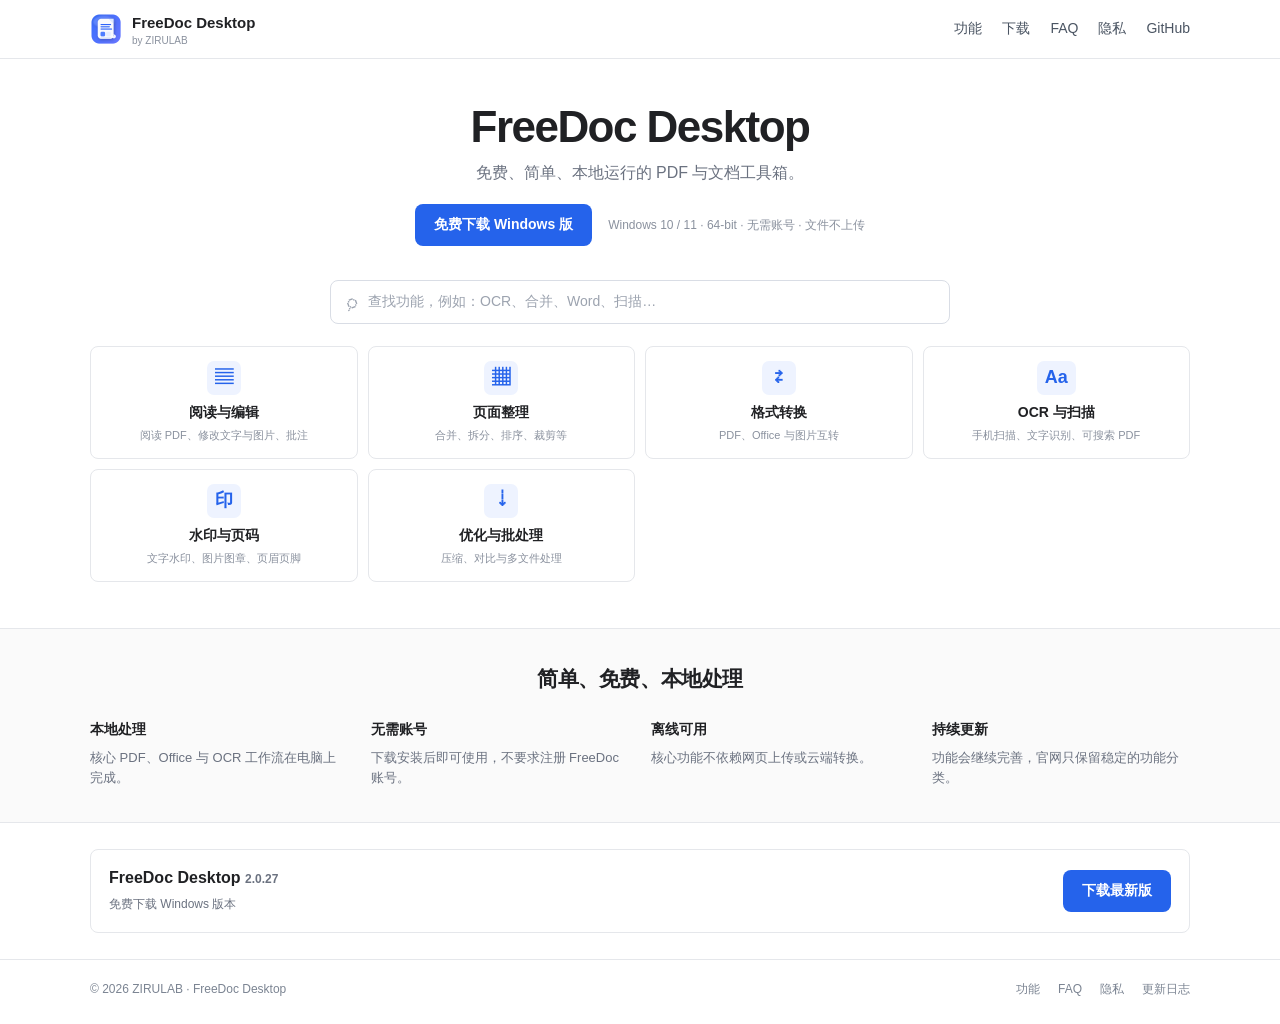
<file: index.html>
<!doctype html><html lang="zh-CN"><head><meta charset="utf-8"><meta name="viewport" content="width=device-width,initial-scale=1"><meta name="description" content="FreeDoc Desktop：免费、本地、离线的 Windows PDF 与 Office 工具箱。"><meta name="theme-color" content="#ffffff"><title>FreeDoc Desktop — 免费本地文档工具箱</title><link rel="icon" href="assets/img/logo.png"><link rel="stylesheet" href="assets/css/site.css"></head><body>
<nav class="nav"><div class="wrap nav-in"><a class="brand" href="./"><img src="assets/img/logo.png" alt="FreeDoc"><div>FreeDoc Desktop<small>by ZIRULAB</small></div></a><button class="menu-toggle" data-menu-toggle>菜单</button><div class="nav-links" data-mobile-menu><a href="#tools">功能</a><a href="download.html">下载</a><a href="faq.html">FAQ</a><a href="privacy.html">隐私</a><a data-release-url href="#">GitHub</a></div></div></nav>
<main>
<section class="simple-hero"><div class="wrap"><h1>FreeDoc Desktop</h1><p>免费、简单、本地运行的 PDF 与文档工具箱。</p><div class="hero-actions"><a class="btn primary" data-download-url href="#">免费下载 Windows 版</a><span>Windows 10 / 11 · 64-bit · 无需账号 · 文件不上传</span></div></div></section>
<section class="tools-section" id="tools"><div class="wrap"><div class="tool-search"><span>⌕</span><input id="toolSearch" type="search" placeholder="查找功能，例如：OCR、合并、Word、扫描…" aria-label="查找功能"></div><div class="tool-grid" id="toolGrid">
<a class="tool-card" href="features.html" data-tool="pdf 阅读 编辑 批注 文字 图片"><div class="tool-icon">▤</div><strong>阅读与编辑</strong><small>阅读 PDF、修改文字与图片、批注</small></a>
<a class="tool-card" href="features.html" data-tool="页面 合并 拆分 排序 删除 旋转 提取 裁剪"><div class="tool-icon">▦</div><strong>页面整理</strong><small>合并、拆分、排序、裁剪等</small></a>
<a class="tool-card" href="features.html" data-tool="office word excel powerpoint pdf 转换 图片"><div class="tool-icon">⇄</div><strong>格式转换</strong><small>PDF、Office 与图片互转</small></a>
<a class="tool-card" href="features.html" data-tool="ocr 扫描 手机扫描 识别 中文 日文 英文 表格"><div class="tool-icon">Aa</div><strong>OCR 与扫描</strong><small>手机扫描、文字识别、可搜索 PDF</small></a>
<a class="tool-card" href="features.html" data-tool="水印 图章 页码 页眉 页脚"><div class="tool-icon">印</div><strong>水印与页码</strong><small>文字水印、图片图章、页眉页脚</small></a>
<a class="tool-card" href="features.html" data-tool="压缩 对比 图片批处理 批量处理"><div class="tool-icon">⇣</div><strong>优化与批处理</strong><small>压缩、对比与多文件处理</small></a>
</div><p class="no-results" id="noResults" hidden>没有找到匹配的功能。</p></div></section>
<section class="info-section"><div class="wrap"><h2>简单、免费、本地处理</h2><div class="info-grid"><div><strong>本地处理</strong><p>核心 PDF、Office 与 OCR 工作流在电脑上完成。</p></div><div><strong>无需账号</strong><p>下载安装后即可使用，不要求注册 FreeDoc 账号。</p></div><div><strong>离线可用</strong><p>核心功能不依赖网页上传或云端转换。</p></div><div><strong>持续更新</strong><p>功能会继续完善，官网只保留稳定的功能分类。</p></div></div></div></section>
<section class="download-strip"><div class="wrap"><div><strong>FreeDoc Desktop <span data-version></span></strong><span>免费下载 Windows 版本</span></div><a class="btn primary" data-download-url href="#">下载最新版</a></div></section>
</main>
<footer class="footer"><div class="wrap footer-in"><div>© <span data-year></span> ZIRULAB · FreeDoc Desktop</div><div class="footer-links"><a href="features.html">功能</a><a href="faq.html">FAQ</a><a href="privacy.html">隐私</a><a href="changelog.html">更新日志</a></div></div></footer><script src="assets/js/config.js"></script><script src="assets/js/site.js"></script></body></html>
</file>
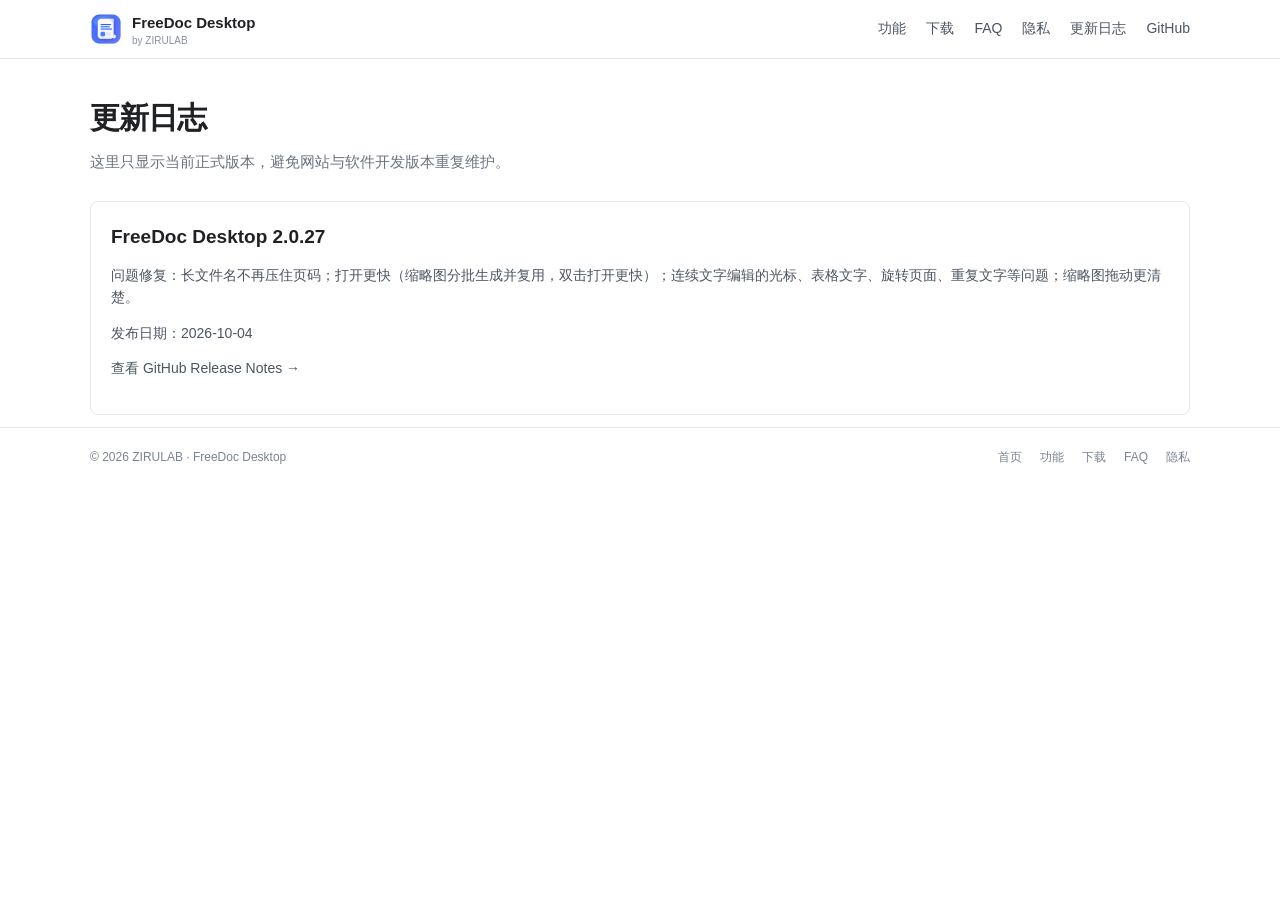
<file: changelog.html>
<!doctype html><html lang="zh-CN"><head><meta charset="utf-8"><meta name="viewport" content="width=device-width,initial-scale=1"><title>更新日志 — FreeDoc Desktop</title><link rel="icon" href="assets/img/logo.png"><link rel="stylesheet" href="assets/css/site.css"></head><body><nav class="nav"><div class="wrap nav-in"><a class="brand" href="./"><img src="assets/img/logo.png" alt="FreeDoc"><div>FreeDoc Desktop<small>by ZIRULAB</small></div></a><button class="menu-toggle" data-menu-toggle>菜单</button><div class="nav-links" data-mobile-menu><a href="features.html">功能</a><a href="download.html">下载</a><a href="faq.html">FAQ</a><a href="privacy.html">隐私</a><a href="changelog.html">更新日志</a><a data-release-url href="#">GitHub</a></div></div></nav><main class="wrap"><section class="page-hero"><div class="eyebrow">Changelog</div><h1>更新日志</h1><p>这里只显示当前正式版本，避免网站与软件开发版本重复维护。</p></section><div class="content-card"><h2>FreeDoc Desktop <span data-version></span></h2><p data-release-notes>持续改进阅读、编辑、转换与稳定性。</p><p class="version">发布日期：<span data-release-date></span></p><p><a data-release-url href="#">查看 GitHub Release Notes →</a></p></div></main><footer class="footer"><div class="wrap footer-in"><div>© <span data-year></span> ZIRULAB · FreeDoc Desktop</div><div class="footer-links"><a href="./">首页</a><a href="features.html">功能</a><a href="download.html">下载</a><a href="faq.html">FAQ</a><a href="privacy.html">隐私</a></div></div></footer><script src="assets/js/config.js"></script><script src="assets/js/site.js"></script></body></html>
</file>
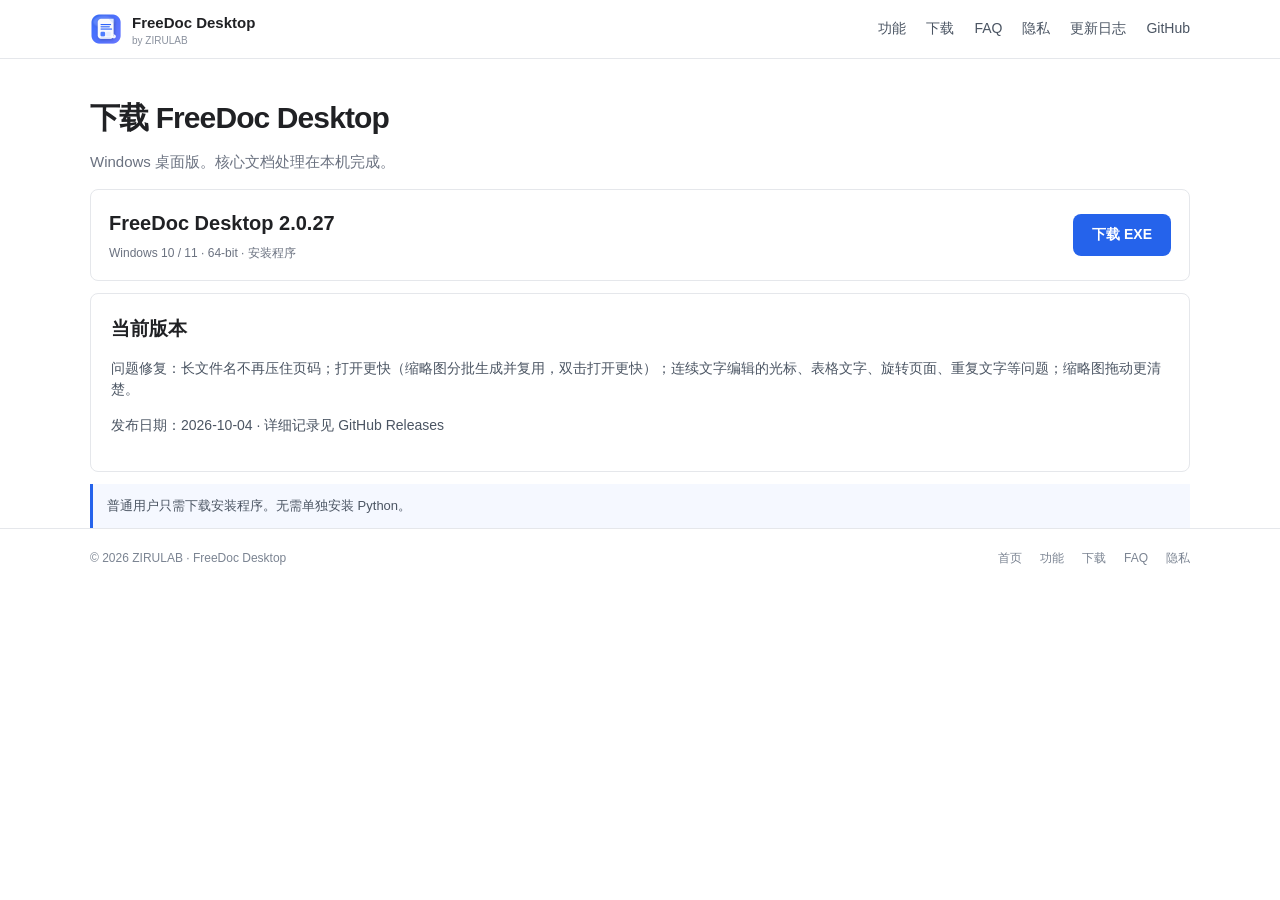
<file: download.html>
<!doctype html><html lang="zh-CN"><head><meta charset="utf-8"><meta name="viewport" content="width=device-width,initial-scale=1"><title>下载 FreeDoc Desktop</title><link rel="icon" href="assets/img/logo.png"><link rel="stylesheet" href="assets/css/site.css"></head><body><nav class="nav"><div class="wrap nav-in"><a class="brand" href="./"><img src="assets/img/logo.png" alt="FreeDoc"><div>FreeDoc Desktop<small>by ZIRULAB</small></div></a><button class="menu-toggle" data-menu-toggle>菜单</button><div class="nav-links" data-mobile-menu><a href="features.html">功能</a><a href="download.html">下载</a><a href="faq.html">FAQ</a><a href="privacy.html">隐私</a><a href="changelog.html">更新日志</a><a data-release-url href="#">GitHub</a></div></div></nav><main class="wrap"><section class="page-hero"><div class="eyebrow">Download</div><h1>下载 FreeDoc Desktop</h1><p>Windows 桌面版。核心文档处理在本机完成。</p></section><div class="download-box"><div><h2 style="margin:0 0 5px">FreeDoc Desktop <span data-version></span></h2><div class="version">Windows 10 / 11 · 64-bit · 安装程序</div></div><a class="btn primary" data-download-url href="#">下载 EXE</a></div><div class="content-card"><h2>当前版本</h2><p data-release-notes>持续改进阅读、编辑、转换与稳定性。</p><p class="version">发布日期：<span data-release-date></span> · 详细记录见 <a data-release-url href="#">GitHub Releases</a></p></div><div class="notice">普通用户只需下载安装程序。无需单独安装 Python。</div></main><footer class="footer"><div class="wrap footer-in"><div>© <span data-year></span> ZIRULAB · FreeDoc Desktop</div><div class="footer-links"><a href="./">首页</a><a href="features.html">功能</a><a href="download.html">下载</a><a href="faq.html">FAQ</a><a href="privacy.html">隐私</a></div></div></footer><script src="assets/js/config.js"></script><script src="assets/js/site.js"></script></body></html>
</file>
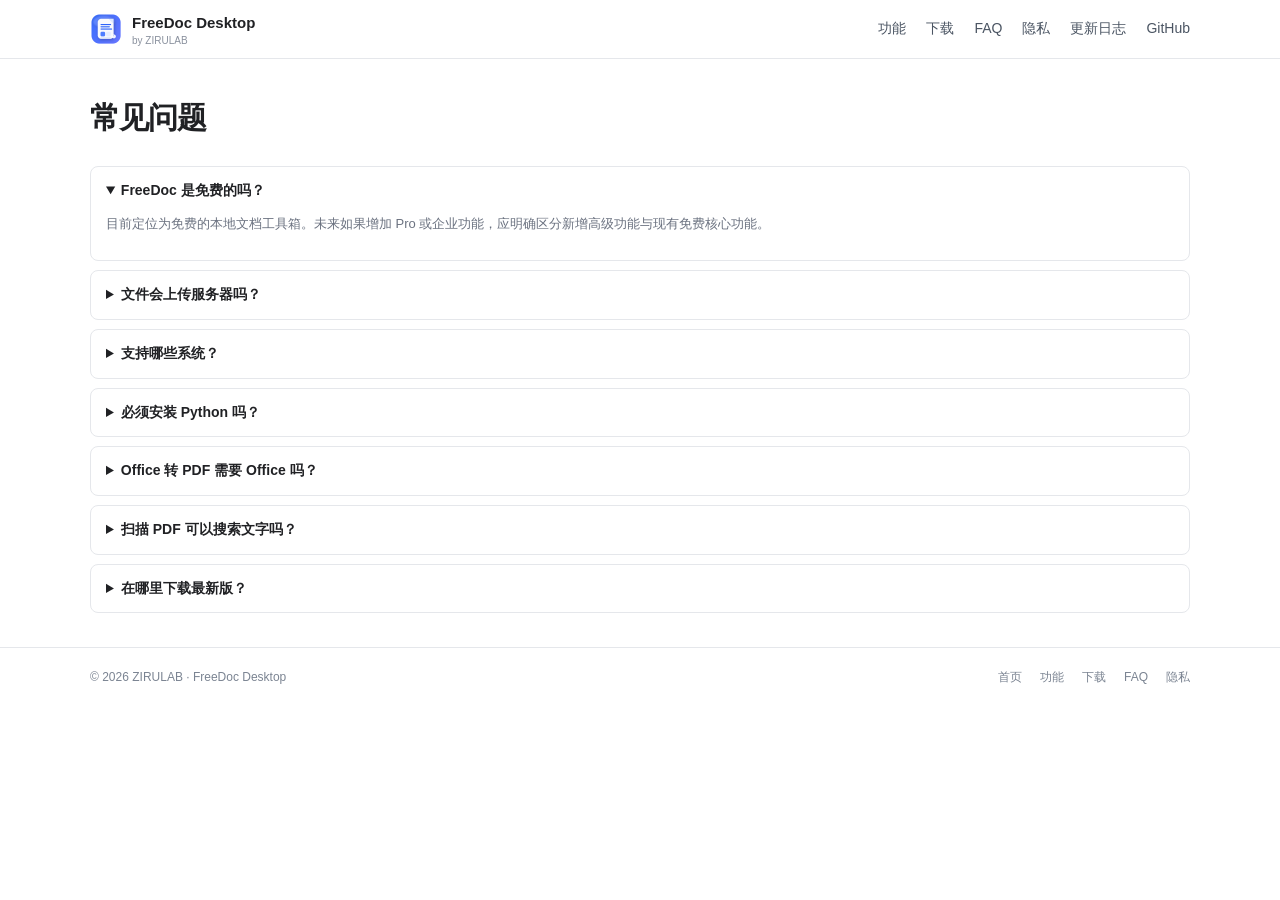
<file: faq.html>
<!doctype html><html lang="zh-CN"><head><meta charset="utf-8"><meta name="viewport" content="width=device-width,initial-scale=1"><title>FAQ — FreeDoc Desktop</title><link rel="icon" href="assets/img/logo.png"><link rel="stylesheet" href="assets/css/site.css"></head><body><nav class="nav"><div class="wrap nav-in"><a class="brand" href="./"><img src="assets/img/logo.png" alt="FreeDoc"><div>FreeDoc Desktop<small>by ZIRULAB</small></div></a><button class="menu-toggle" data-menu-toggle>菜单</button><div class="nav-links" data-mobile-menu><a href="features.html">功能</a><a href="download.html">下载</a><a href="faq.html">FAQ</a><a href="privacy.html">隐私</a><a href="changelog.html">更新日志</a><a data-release-url href="#">GitHub</a></div></div></nav><main class="wrap"><section class="page-hero"><div class="eyebrow">FAQ</div><h1>常见问题</h1></section><div class="faq"><details open><summary>FreeDoc 是免费的吗？</summary><p>目前定位为免费的本地文档工具箱。未来如果增加 Pro 或企业功能，应明确区分新增高级功能与现有免费核心功能。</p></details><details><summary>文件会上传服务器吗？</summary><p>桌面版核心 PDF / Office / OCR 工作流以本地处理为目标，不要求上传私人文件到 FreeDoc 网站。</p></details><details><summary>支持哪些系统？</summary><p>当前主要面向 64-bit Windows 10 / 11。</p></details><details><summary>必须安装 Python 吗？</summary><p>正式 Standalone 安装包应把 Python Runtime 与需要的组件一起打包，普通用户不需要单独安装 Python。</p></details><details><summary>Office 转 PDF 需要 Office 吗？</summary><p>FreeDoc 优先使用 Microsoft Office Automation；没有 Office 时可根据安装情况使用 LibreOffice fallback。</p></details><details><summary>扫描 PDF 可以搜索文字吗？</summary><p>可以通过 OCR 功能给扫描 PDF 加入可搜索文字层。实际效果取决于扫描质量、语言和本地 OCR 引擎。</p></details><details><summary>在哪里下载最新版？</summary><p>建议通过 FreeDoc 官网下载，安装文件由 GitHub Releases 托管。</p></details></div></main><footer class="footer"><div class="wrap footer-in"><div>© <span data-year></span> ZIRULAB · FreeDoc Desktop</div><div class="footer-links"><a href="./">首页</a><a href="features.html">功能</a><a href="download.html">下载</a><a href="faq.html">FAQ</a><a href="privacy.html">隐私</a></div></div></footer><script src="assets/js/config.js"></script><script src="assets/js/site.js"></script></body></html>
</file>
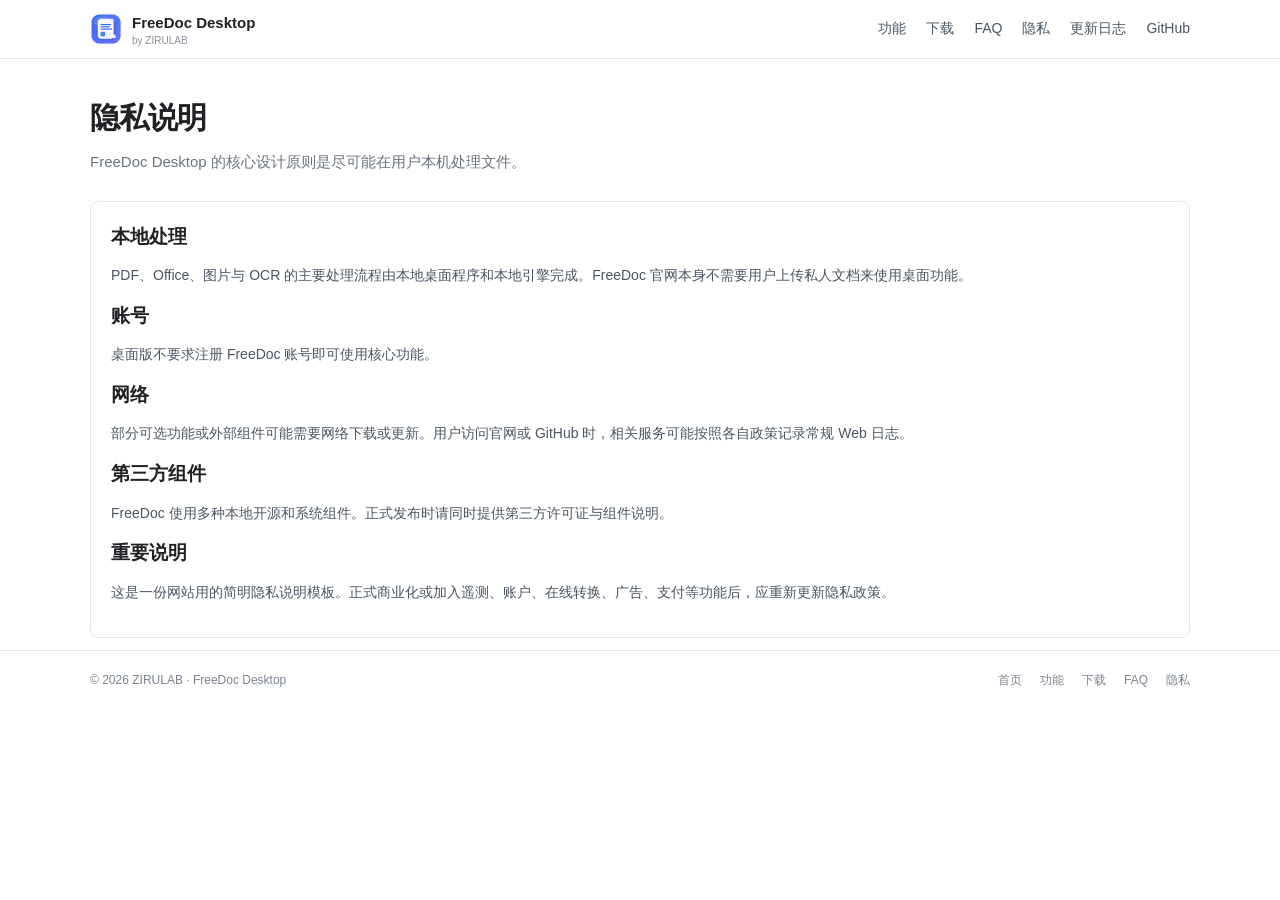
<file: privacy.html>
<!doctype html><html lang="zh-CN"><head><meta charset="utf-8"><meta name="viewport" content="width=device-width,initial-scale=1"><title>隐私 — FreeDoc Desktop</title><link rel="icon" href="assets/img/logo.png"><link rel="stylesheet" href="assets/css/site.css"></head><body><nav class="nav"><div class="wrap nav-in"><a class="brand" href="./"><img src="assets/img/logo.png" alt="FreeDoc"><div>FreeDoc Desktop<small>by ZIRULAB</small></div></a><button class="menu-toggle" data-menu-toggle>菜单</button><div class="nav-links" data-mobile-menu><a href="features.html">功能</a><a href="download.html">下载</a><a href="faq.html">FAQ</a><a href="privacy.html">隐私</a><a href="changelog.html">更新日志</a><a data-release-url href="#">GitHub</a></div></div></nav><main class="wrap"><section class="page-hero"><div class="eyebrow">Privacy</div><h1>隐私说明</h1><p>FreeDoc Desktop 的核心设计原则是尽可能在用户本机处理文件。</p></section><div class="content-card"><h2>本地处理</h2><p>PDF、Office、图片与 OCR 的主要处理流程由本地桌面程序和本地引擎完成。FreeDoc 官网本身不需要用户上传私人文档来使用桌面功能。</p><h2>账号</h2><p>桌面版不要求注册 FreeDoc 账号即可使用核心功能。</p><h2>网络</h2><p>部分可选功能或外部组件可能需要网络下载或更新。用户访问官网或 GitHub 时，相关服务可能按照各自政策记录常规 Web 日志。</p><h2>第三方组件</h2><p>FreeDoc 使用多种本地开源和系统组件。正式发布时请同时提供第三方许可证与组件说明。</p><h2>重要说明</h2><p>这是一份网站用的简明隐私说明模板。正式商业化或加入遥测、账户、在线转换、广告、支付等功能后，应重新更新隐私政策。</p></div></main><footer class="footer"><div class="wrap footer-in"><div>© <span data-year></span> ZIRULAB · FreeDoc Desktop</div><div class="footer-links"><a href="./">首页</a><a href="features.html">功能</a><a href="download.html">下载</a><a href="faq.html">FAQ</a><a href="privacy.html">隐私</a></div></div></footer><script src="assets/js/config.js"></script><script src="assets/js/site.js"></script></body></html>
</file>
<file: assets/css/site.css>
:root{--bg:#f7f8fa;--panel:#fff;--ink:#202124;--muted:#6b7280;--line:#e5e7eb;--blue:#2563eb;--blue-dark:#1d4ed8;--soft:#f3f6fb;--radius:12px}
*{box-sizing:border-box}html{scroll-behavior:smooth}body{margin:0;font-family:Inter,-apple-system,BlinkMacSystemFont,"Segoe UI","Noto Sans SC","Noto Sans JP",Arial,sans-serif;color:var(--ink);background:#fff;line-height:1.55}a{color:inherit;text-decoration:none}img{max-width:100%;display:block}button,input{font:inherit}.wrap{width:min(1100px,calc(100% - 32px));margin:auto}
.nav{background:#fff;border-bottom:1px solid var(--line)}.nav-in{height:58px;display:flex;align-items:center;justify-content:space-between;gap:24px}.brand{display:flex;align-items:center;gap:10px;font-weight:700;font-size:15px}.brand img{width:32px;height:32px;border-radius:7px}.brand small{display:block;color:#8a919e;font-weight:500;font-size:10px;line-height:1.2}.nav-links{display:flex;align-items:center;gap:20px;font-size:14px;color:#4b5563}.nav-links a:hover{color:var(--blue)}.menu-toggle{display:none;border:1px solid var(--line);background:#fff;border-radius:8px;padding:7px 10px;color:#4b5563}
.simple-hero{text-align:center;padding:44px 0 28px}.simple-hero h1{font-size:clamp(32px,4.5vw,44px);line-height:1.1;letter-spacing:-.035em;margin:0 0 10px}.simple-hero p{margin:0;color:var(--muted);font-size:16px}.hero-actions{margin-top:18px;display:flex;justify-content:center;align-items:center;gap:16px;flex-wrap:wrap}.hero-actions span{font-size:12px;color:#8a919e}.btn{display:inline-flex;align-items:center;justify-content:center;min-height:42px;padding:0 18px;border-radius:8px;font-weight:700;font-size:14px;border:1px solid transparent}.btn.primary{color:#fff;background:var(--blue)}.btn.primary:hover{background:var(--blue-dark)}.btn.secondary{background:#fff;border-color:var(--line);color:#374151}
.tools-section{padding:6px 0 46px}.tool-search{max-width:620px;margin:0 auto 22px;height:44px;border:1px solid #d9dde5;border-radius:8px;background:#fff;display:flex;align-items:center;gap:10px;padding:0 14px}.tool-search:focus-within{border-color:#9db8f4;box-shadow:0 0 0 3px rgba(37,99,235,.08)}.tool-search span{font-size:22px;color:#9ca3af;transform:rotate(-20deg)}.tool-search input{border:0;outline:0;width:100%;font-size:14px;color:#374151;background:transparent}.tool-search input::placeholder{color:#9ca3af}.tool-grid{display:grid;grid-template-columns:repeat(4,1fr);gap:10px}.tool-card{min-height:112px;border:1px solid var(--line);border-radius:8px;background:#fff;padding:14px 12px;text-align:center;display:flex;flex-direction:column;align-items:center;justify-content:center;transition:.15s ease}.tool-card:hover{border-color:#b8c9ee;background:#fafcff}.tool-icon{height:34px;min-width:34px;padding:0 8px;border-radius:7px;display:grid;place-items:center;background:#eef3ff;color:var(--blue);font-size:18px;font-weight:800;margin-bottom:7px}.tool-card strong{font-size:14px}.tool-card small{display:block;margin-top:3px;color:#8a919e;font-size:11px}.no-results{text-align:center;color:var(--muted);padding:28px}
.info-section{background:#fafafa;border-block:1px solid var(--line);padding:34px 0}.info-section h2{text-align:center;font-size:21px;margin:0 0 22px;letter-spacing:-.02em}.info-grid{display:grid;grid-template-columns:repeat(4,1fr);gap:22px}.info-grid strong{font-size:14px}.info-grid p{font-size:13px;color:var(--muted);margin:6px 0 0}.download-strip{padding:26px 0}.download-strip .wrap{display:flex;align-items:center;justify-content:space-between;gap:20px;border:1px solid var(--line);border-radius:8px;padding:16px 18px}.download-strip strong{display:block;font-size:16px}.download-strip span{font-size:12px;color:var(--muted)}
.footer{border-top:1px solid var(--line);padding:20px 0 26px;color:#7b8492;font-size:12px}.footer-in{display:flex;justify-content:space-between;gap:20px;flex-wrap:wrap}.footer-links{display:flex;gap:18px;flex-wrap:wrap}.footer a:hover{color:var(--blue)}
.page-hero{padding:36px 0 16px}.page-hero .eyebrow{display:none}.page-hero h1{font-size:30px;letter-spacing:-.03em;margin:0 0 8px}.page-hero p{font-size:15px;color:var(--muted);max-width:720px;margin:0}.feature-grid{display:grid;grid-template-columns:repeat(4,1fr);gap:10px}.feature{background:#fff;border:1px solid var(--line);border-radius:8px;padding:15px;text-align:center}.icon{height:36px;min-width:36px;width:max-content;padding:0 8px;margin:0 auto 9px;border-radius:8px;display:grid;place-items:center;background:#eef3ff;color:var(--blue);font-weight:800;font-size:17px}.feature h3{font-size:14px;margin:0 0 5px}.feature p{color:var(--muted);font-size:12px;margin:0}.section{padding:42px 0}.screen-card{background:#fff;border:1px solid var(--line);border-radius:10px;padding:10px}.screen-card img{border-radius:5px}.content-card{background:#fff;border:1px solid var(--line);border-radius:8px;padding:20px;margin:12px 0}.content-card h2{font-size:19px;margin:0 0 10px}.content-card h3{margin-top:22px}.content-card p,.content-card li{color:#4b5563;font-size:14px}.faq{display:grid;gap:9px;padding-bottom:34px}.faq details{background:#fff;border:1px solid var(--line);border-radius:8px;padding:13px 15px}.faq summary{cursor:pointer;font-weight:700;font-size:14px}.faq p{color:var(--muted);font-size:13px}.download-box{display:grid;grid-template-columns:1fr auto;gap:20px;align-items:center;background:#fff;border:1px solid var(--line);border-radius:8px;padding:18px}.download-box h2{font-size:20px}.version{font-size:12px;color:var(--muted)}.code{font-family:ui-monospace,SFMono-Regular,Consolas,monospace;background:#f5f6f8;border:1px solid var(--line);color:#374151;border-radius:7px;padding:13px;overflow:auto;font-size:13px}.notice{border-left:3px solid var(--blue);background:#f5f8ff;padding:12px 14px;color:#4b5563;font-size:13px}
@media(max-width:900px){.tool-grid,.feature-grid{grid-template-columns:repeat(3,1fr)}.info-grid{grid-template-columns:1fr 1fr}.nav-links{display:none;position:absolute;top:58px;left:16px;right:16px;background:#fff;border:1px solid var(--line);border-radius:10px;padding:14px;box-shadow:0 10px 30px rgba(15,23,42,.08);flex-direction:column;align-items:stretch}.nav-links.open{display:flex}.menu-toggle{display:block}.download-box{grid-template-columns:1fr}}
@media(max-width:620px){.wrap{width:min(100% - 24px,1100px)}.simple-hero{padding:34px 0 24px}.simple-hero p{font-size:16px}.tool-grid,.feature-grid{grid-template-columns:1fr 1fr;gap:9px}.tool-card{min-height:112px;padding:14px 8px}.tool-card small{font-size:10px}.info-grid{grid-template-columns:1fr;gap:18px}.download-strip .wrap{align-items:flex-start;flex-direction:column}.download-strip .btn{width:100%}.page-hero h1{font-size:30px}.brand small{display:none}}
</file>
